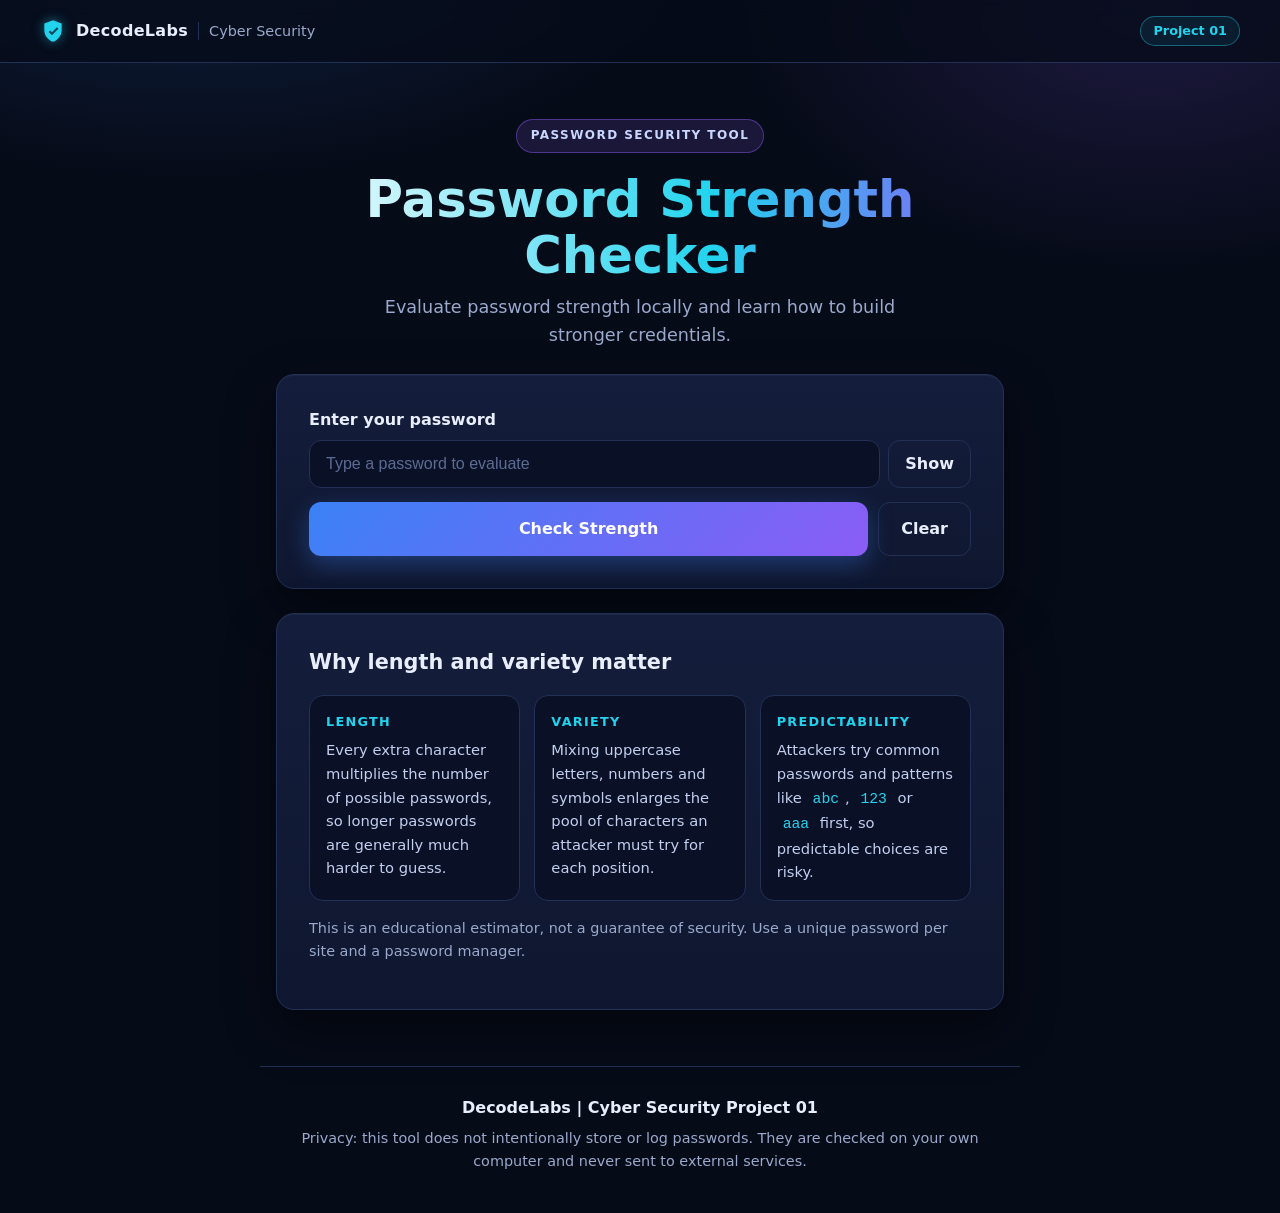
<file: PROJECT1/index.html>
<!DOCTYPE html>
<html lang="en">
<head>
  <meta charset="UTF-8">
  <meta name="viewport" content="width=device-width, initial-scale=1">
  <title>Password Strength Checker | DecodeLabs</title>
  <!-- RELATIVE paths: the stylesheet loads whether served by app.py or opened from disk -->
  <link rel="stylesheet" href="style.css">
</head>
<body>
  <div id="file-warning" class="warning" hidden role="alert">
    You opened this file directly. Styling works, but checking needs the Python server:
    run <code>python app.py</code> and open <code>http://127.0.0.1:8000</code>.
  </div>

  <header class="nav">
    <div class="brand">
      <svg class="logo" viewBox="0 0 24 24" aria-hidden="true"><path d="M12 2 4 5v6c0 5 3.4 9.4 8 11 4.6-1.6 8-6 8-11V5l-8-3Zm-1 14-3-3 1.4-1.4L11 13.2l4.6-4.6L17 10l-6 6Z"/></svg>
      <span class="brand-name">DecodeLabs</span>
      <span class="divider"></span>
      <span class="brand-sub">Cyber Security</span>
    </div>
    <span class="pill">Project 01</span>
  </header>

  <main class="container">
    <section class="hero">
      <span class="badge">PASSWORD SECURITY TOOL</span>
      <h1>Password Strength Checker</h1>
      <p>Evaluate password strength locally and learn how to build stronger credentials.</p>
    </section>

    <section class="card checker" aria-labelledby="checker-title">
      <h2 id="checker-title" class="visually-hidden">Check a password</h2>
      <label for="pw">Enter your password</label>
      <div class="field">
        <input id="pw" type="password" autocomplete="off" spellcheck="false" maxlength="256" placeholder="Type a password to evaluate">
        <button id="toggle" type="button" class="btn ghost small" aria-pressed="false" aria-label="Show password">Show</button>
      </div>
      <div class="actions">
        <button id="check" type="button" class="btn primary">Check Strength</button>
        <button id="clear" type="button" class="btn ghost">Clear</button>
      </div>

      <div id="result" aria-live="polite" hidden>
        <div class="result-head">
          <span>Strength</span>
          <span id="label" class="result-badge"></span>
        </div>
        <div class="meter" role="progressbar" aria-label="Strength score" aria-valuemin="0" aria-valuemax="5" aria-valuenow="0">
          <div id="bar"></div>
        </div>
        <p id="score" class="muted"></p>

        <h3>Requirements</h3>
        <ul id="checklist" class="checklist"></ul>

        <h3>How to improve</h3>
        <ul id="tips" class="tips"></ul>
      </div>
    </section>

    <section class="card info" aria-labelledby="why-title">
      <h2 id="why-title">Why length and variety matter</h2>
      <div class="info-grid">
        <article><h3>Length</h3><p>Every extra character multiplies the number of possible passwords, so longer passwords are generally much harder to guess.</p></article>
        <article><h3>Variety</h3><p>Mixing uppercase letters, numbers and symbols enlarges the pool of characters an attacker must try for each position.</p></article>
        <article><h3>Predictability</h3><p>Attackers try common passwords and patterns like <code>abc</code>, <code>123</code> or <code>aaa</code> first, so predictable choices are risky.</p></article>
      </div>
      <p class="muted">This is an educational estimator, not a guarantee of security. Use a unique password per site and a password manager.</p>
    </section>
  </main>

  <footer class="footer">
    <strong>DecodeLabs | Cyber Security Project 01</strong>
    <span class="muted">Privacy: this tool does not intentionally store or log passwords. They are checked on your own computer and never sent to external services.</span>
  </footer>
  <script src="script.js"></script>
</body>
</html>
</file>
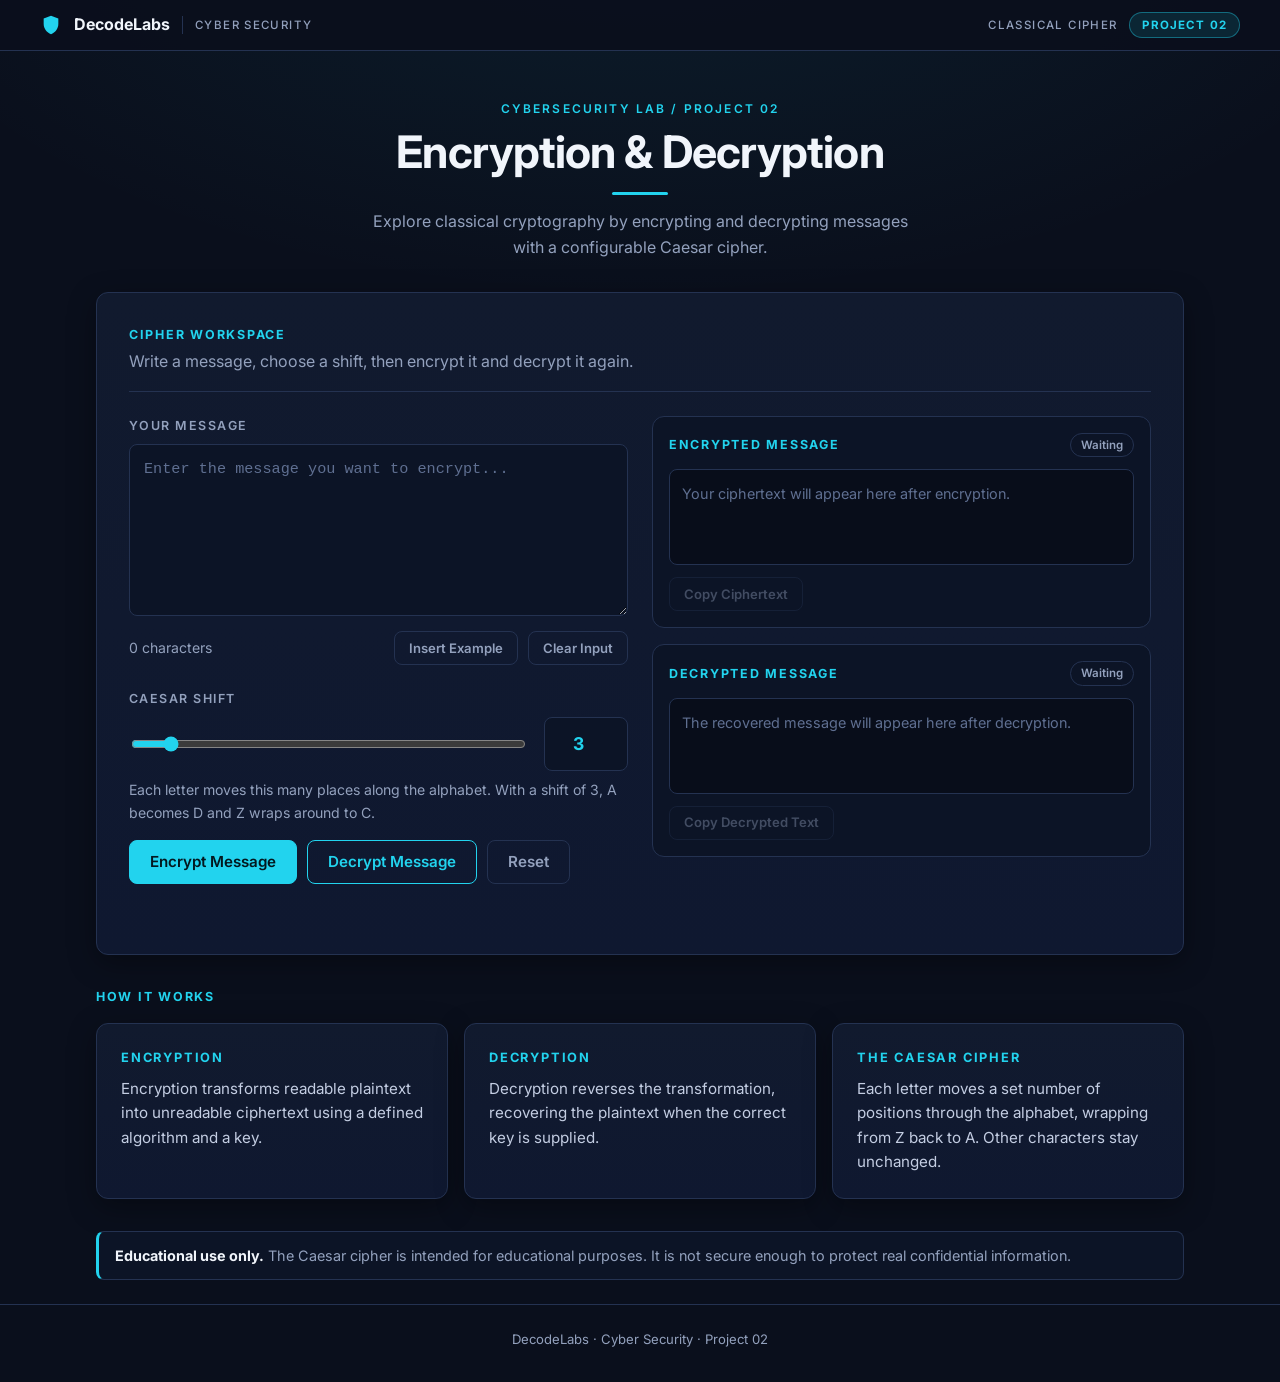
<file: PROJECT2/index.html>
<!DOCTYPE html>
<html lang="en">
<head>
  <meta charset="UTF-8">
  <meta name="viewport" content="width=device-width, initial-scale=1">
  <title>Encryption &amp; Decryption | DecodeLabs Project 02</title>
  <!-- Optional web font. If it cannot load, style.css falls back to system fonts. -->
  <link rel="preconnect" href="https://fonts.googleapis.com">
  <link rel="stylesheet" href="https://fonts.googleapis.com/css2?family=Inter:wght@400;500;600;700&display=swap">
  <!-- Relative path: style.css must sit in the SAME folder as this file -->
  <link rel="stylesheet" href="style.css">
</head>
<body>
  <!-- Safety net: shown only if style.css or script.js failed to load (styled inline so it works without CSS) -->
  <div id="load-warning" hidden style="background:#fde68a;color:#1f2937;padding:14px 20px;font:600 15px Arial,sans-serif;text-align:center">
    style.css or script.js did not load. Extract the whole ZIP first (right-click, Extract All), then open index.html from the extracted folder.
  </div>
  <script>
    window.addEventListener("load", function () {
      var cssLoaded = getComputedStyle(document.documentElement).getPropertyValue("--bg").trim() !== "";
      if (!cssLoaded || typeof caesarCipher === "undefined") document.getElementById("load-warning").hidden = false;
    });
  </script>

  <header class="nav">
    <div class="brand">
      <svg class="brand-icon" viewBox="0 0 24 24" aria-hidden="true"><path d="M12 2 4 5v6c0 5 3.4 9.4 8 11 4.6-1.6 8-6 8-11V5l-8-3Z"/></svg>
      <span class="brand-name">DecodeLabs</span>
      <span class="brand-label">CYBER SECURITY</span>
    </div>
    <div class="nav-right">
      <span class="nav-note">CLASSICAL CIPHER</span>
      <span class="badge">PROJECT 02</span>
    </div>
  </header>

  <main class="container">
    <section class="hero">
      <p class="eyebrow">CYBERSECURITY LAB / PROJECT 02</p>
      <h1>Encryption &amp; Decryption</h1>
      <span class="accent-line" aria-hidden="true"></span>
      <p class="hero-text">Explore classical cryptography by encrypting and decrypting messages with a configurable Caesar cipher.</p>
    </section>

    <section class="card workspace" aria-labelledby="workspace-title">
      <div class="card-header">
        <h2 id="workspace-title" class="section-label">CIPHER WORKSPACE</h2>
        <p>Write a message, choose a shift, then encrypt it and decrypt it again.</p>
      </div>

      <div class="workspace-grid">
        <!-- LEFT: input and controls -->
        <div class="panel">
          <div class="field">
            <label for="plaintext" class="field-label">YOUR MESSAGE</label>
            <textarea id="plaintext" rows="6" placeholder="Enter the message you want to encrypt..."></textarea>
            <div class="field-footer">
              <span id="char-count" class="muted">0 characters</span>
              <span class="button-row">
                <button type="button" id="example-btn" class="btn ghost small">Insert Example</button>
                <button type="button" id="clear-btn" class="btn ghost small">Clear Input</button>
              </span>
            </div>
          </div>

          <div class="field">
            <label for="shift" class="field-label">CAESAR SHIFT</label>
            <div class="shift-row">
              <input id="shift-range" type="range" min="1" max="25" step="1" value="3" aria-label="Shift slider">
              <input id="shift" type="number" min="1" max="25" step="1" value="3" inputmode="numeric" aria-describedby="shift-help">
            </div>
            <p id="shift-help" class="muted">Each letter moves this many places along the alphabet. With a shift of 3, A becomes D and Z wraps around to C.</p>
          </div>

          <div class="button-row actions">
            <button type="button" id="encrypt-btn" class="btn primary">Encrypt Message</button>
            <button type="button" id="decrypt-btn" class="btn secondary">Decrypt Message</button>
            <button type="button" id="reset-btn" class="btn ghost">Reset</button>
          </div>
          <p id="status" class="status" role="status" aria-live="polite"></p>
        </div>

        <!-- RIGHT: results -->
        <div class="panel results">
          <article class="result-card" id="cipher-card">
            <div class="result-head">
              <h3 class="section-label">ENCRYPTED MESSAGE</h3>
              <span class="state-group"><span id="encrypt-shift" class="tag"></span><span id="encrypt-state" class="state">Waiting</span></span>
            </div>
            <div id="ciphertext" class="output placeholder" tabindex="0" aria-label="Encrypted message">Your ciphertext will appear here after encryption.</div>
            <button type="button" id="copy-cipher-btn" class="btn ghost small" disabled>Copy Ciphertext</button>
          </article>

          <article class="result-card" id="plain-card">
            <div class="result-head">
              <h3 class="section-label">DECRYPTED MESSAGE</h3>
              <span class="state-group"><span id="decrypt-shift" class="tag"></span><span id="decrypt-state" class="state">Waiting</span></span>
            </div>
            <div id="decrypted" class="output placeholder" tabindex="0" aria-label="Decrypted message">The recovered message will appear here after decryption.</div>
            <button type="button" id="copy-decrypted-btn" class="btn ghost small" disabled>Copy Decrypted Text</button>
          </article>
        </div>
      </div>
    </section>

    <section aria-labelledby="learn-title">
      <h2 id="learn-title" class="section-label learn-title">HOW IT WORKS</h2>
      <div class="learn-grid">
        <article class="card learn-card"><h3>ENCRYPTION</h3><p>Encryption transforms readable plaintext into unreadable ciphertext using a defined algorithm and a key.</p></article>
        <article class="card learn-card"><h3>DECRYPTION</h3><p>Decryption reverses the transformation, recovering the plaintext when the correct key is supplied.</p></article>
        <article class="card learn-card"><h3>THE CAESAR CIPHER</h3><p>Each letter moves a set number of positions through the alphabet, wrapping from Z back to A. Other characters stay unchanged.</p></article>
      </div>
    </section>

    <p class="notice"><strong>Educational use only.</strong> The Caesar cipher is intended for educational purposes. It is not secure enough to protect real confidential information.</p>
  </main>

  <footer class="footer">DecodeLabs · Cyber Security · Project 02</footer>
  <script src="script.js"></script>
</body>
</html>
</file>
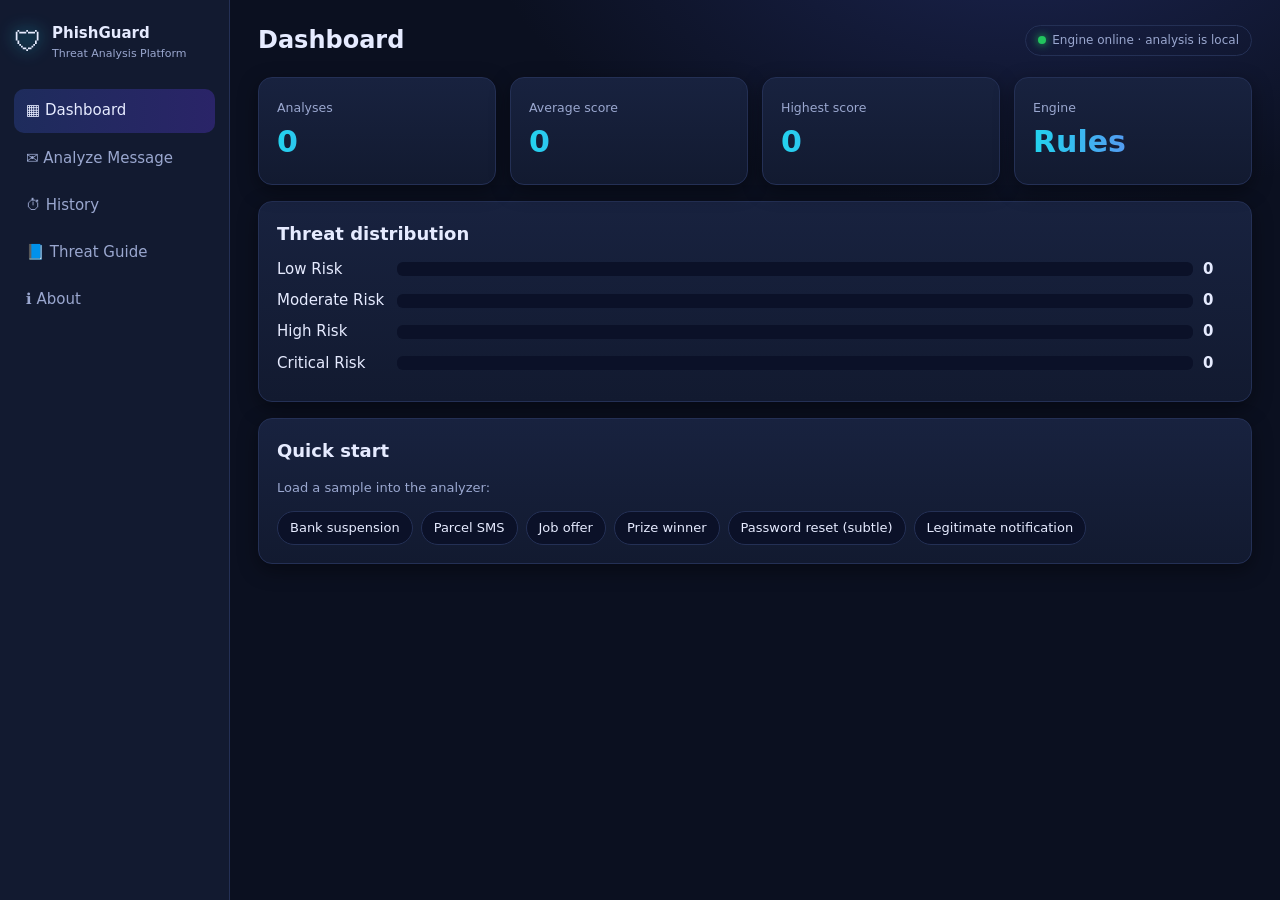
<file: PROJECT3/index.html>
<!doctype html>
<html lang="en"><head><meta charset="utf-8"><meta name="viewport" content="width=device-width,initial-scale=1">
<title>PhishGuard – Phishing Threat Analysis</title><link rel="stylesheet" href="style.css"></head>
<body>
<aside id="side"><div class="brand"><span class="logo">🛡</span><div><b>PhishGuard</b><small>Threat Analysis Platform</small></div></div>
<nav><button data-view="dash" class="on">▦ Dashboard</button><button data-view="analyze">✉ Analyze Message</button><button data-view="history">⏱ History</button><button data-view="guide">📘 Threat Guide</button><button data-view="about">ℹ About</button></nav></aside>
<main>
<header><h1 id="title">Dashboard</h1><span class="status"><i></i>Engine online · analysis is local</span></header>

<section id="v-dash" class="view">
 <div class="grid4"><div class="card stat"><small>Analyses</small><b id="s-total">0</b></div><div class="card stat"><small>Average score</small><b id="s-avg">0</b></div><div class="card stat"><small>Highest score</small><b id="s-max">0</b></div><div class="card stat"><small>Engine</small><b>Rules</b></div></div>
 <div class="card"><h2>Threat distribution</h2><div id="dist"></div></div>
 <div class="card"><h2>Quick start</h2><p class="muted">Load a sample into the analyzer:</p><div class="chips" id="ex-dash"></div></div>
</section>

<section id="v-analyze" class="view" hidden>
 <div class="card"><h2>Message analysis</h2>
  <textarea id="msg" aria-label="Message to analyse" maxlength="10000" placeholder="Paste a suspicious email, SMS or message here. Links are analysed as text only and never opened."></textarea>
  <div class="row"><span class="muted"><span id="count">0</span> / 10000</span><span id="err" class="err" role="alert"></span></div>
  <div class="row acts"><button class="btn" id="analyze">Analyse Message</button><button class="btn ghost" id="clear">Clear Input</button><span id="loader" class="loader" hidden><i></i> Analysing…</span></div>
  <p class="muted">Example messages (fictional):</p><div class="chips" id="ex"></div></div>
 <div id="result"></div>
</section>

<section id="v-history" class="view" hidden><div class="card"><div class="row"><h2>Analysis history</h2><button class="btn ghost" id="clear-hist">Clear history</button></div>
 <p class="muted">Stored only in this browser (localStorage): a short preview, score and findings, never the full message.</p><div id="hist"></div></div></section>

<section id="v-guide" class="view" hidden><div class="grid3">
 <div class="card"><h3>What is phishing?</h3><p>Fraudulent messages that imitate trusted senders to steal credentials, money or data.</p></div>
 <div class="card"><h3>Common techniques</h3><p>Fake urgency, brand impersonation, lookalike domains, shortened links, fake prizes, advance-fee requests.</p></div>
 <div class="card"><h3>Spotting suspicious emails</h3><p>Check the sender address, generic greetings, pressure to act, spelling oddities and unexpected attachments.</p></div>
 <div class="card"><h3>Inspecting URLs safely</h3><p>Read the domain just before the first single slash. Hover to preview links. Type known addresses yourself. Never open unknown links to "see what happens".</p></div>
 <div class="card"><h3>Never share OTPs or passwords</h3><p>Banks and services never ask for them by message or call. An OTP approves an action on your account.</p></div>
 <div class="card"><h3>After clicking a bad link</h3><p>Disconnect if a file downloaded, change passwords from a clean device, enable 2FA, tell your bank and IT team, watch your accounts.</p></div>
 <div class="card"><h3>Reporting phishing</h3><p>Use your email provider's "report phishing", forward to your organisation's security team, and report to your national cyber-crime portal.</p></div>
</div></section>

<section id="v-about" class="view" hidden><div class="card"><h2>About PhishGuard</h2>
 <p>Built as a cybersecurity internship project (DecodeLabs). The backend is a transparent <b>rule-based engine</b> in Python's standard library: phrase rules, local URL heuristics, social-engineering mapping and an explainable score. It uses no machine learning, no external APIs, and never visits submitted URLs.</p>
 <p class="muted">Scores are heuristic assessments, not guarantees. Limitations: English-centric rules, no sender/header analysis, small brand list.</p></div></section>
</main>
<script src="script.js"></script></body></html>
</file>
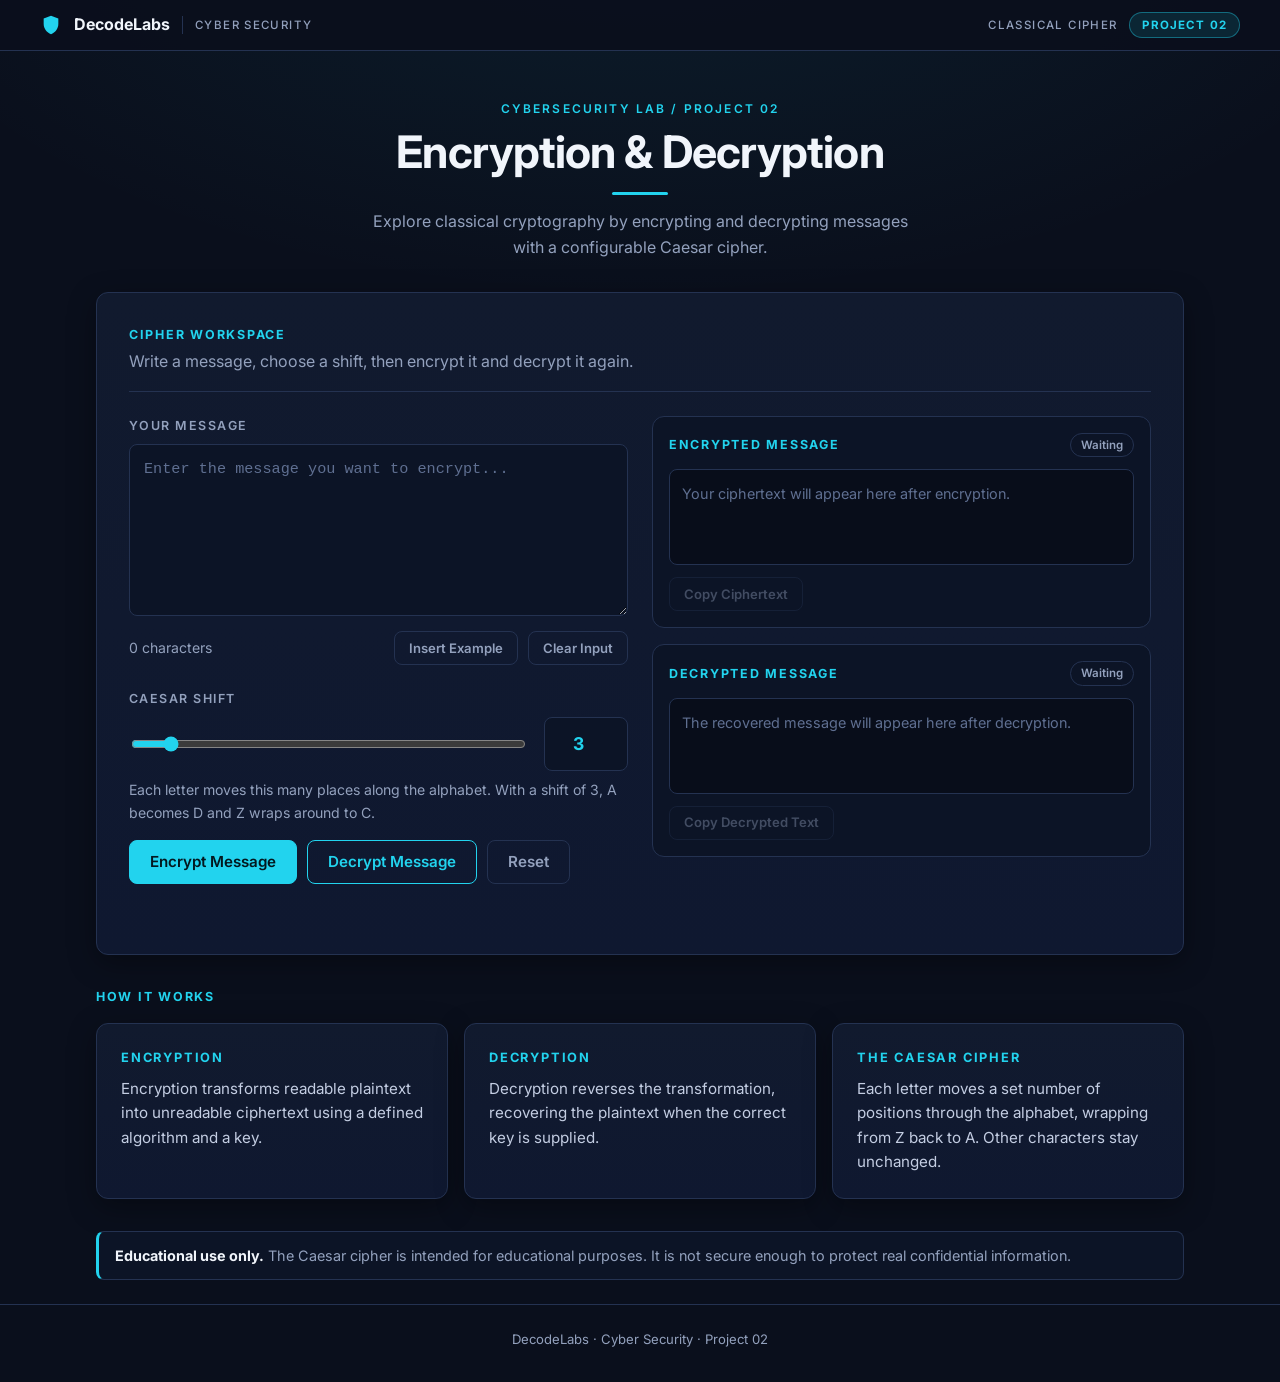
<file: PROJECT2/index-standalone.html>
<!DOCTYPE html>
<html lang="en">
<head>
  <meta charset="UTF-8">
  <meta name="viewport" content="width=device-width, initial-scale=1">
  <title>Encryption &amp; Decryption | DecodeLabs Project 02</title>
  <!-- Optional web font. If it cannot load, style.css falls back to system fonts. -->
  <link rel="preconnect" href="https://fonts.googleapis.com">
  <link rel="stylesheet" href="https://fonts.googleapis.com/css2?family=Inter:wght@400;500;600;700&display=swap">
  <!-- Relative path: style.css must sit in the SAME folder as this file -->
  <style>
/* Design tokens: change colours and spacing here */
:root {
  --bg:#0a0f1c; --surface:#111a2e; --surface-2:#0c1426; --border:#243251; --border-strong:#33456d;
  --text:#f1f5fb; --muted:#93a1bd; --accent:#22d3ee; --accent-soft:rgba(34,211,238,.12);
  --ok:#4ade80; --error:#f87171;
  --radius:12px; --radius-sm:8px; --space-1:8px; --space-2:16px; --space-3:24px; --space-4:32px;
  --font:Inter,"Segoe UI",system-ui,-apple-system,Roboto,Arial,sans-serif;
  --mono:"JetBrains Mono",Consolas,"Courier New",monospace;
}
*,*::before,*::after { box-sizing:border-box; }
[hidden] { display:none !important; }
body { margin:0; color:var(--text); font-family:var(--font); line-height:1.6;
       background:radial-gradient(800px 400px at 50% -100px, rgba(34,211,238,.08), transparent), var(--bg); }

/* Navigation */
.nav { display:flex; justify-content:space-between; align-items:center; gap:var(--space-2); padding:12px clamp(16px,4vw,40px);
       border-bottom:1px solid var(--border); background:rgba(10,15,28,.9); position:sticky; top:0; z-index:10; }
.brand, .nav-right { display:flex; align-items:center; gap:12px; }
.brand-icon { width:22px; height:22px; fill:var(--accent); flex:none; }
.brand-name { font-weight:700; }
.brand-label, .nav-note { font-size:.72rem; letter-spacing:.12em; color:var(--muted); font-weight:500; }
.brand-label { padding-left:12px; border-left:1px solid var(--border); }
.badge { font-size:.72rem; font-weight:700; letter-spacing:.1em; color:var(--accent); background:var(--accent-soft);
         border:1px solid rgba(34,211,238,.4); border-radius:999px; padding:3px 12px; }

.container { max-width:1120px; margin:0 auto; padding:var(--space-4) var(--space-2) var(--space-3);
             display:grid; grid-template-columns:minmax(0,1fr); gap:var(--space-4); }

/* Hero */
.hero { text-align:center; padding-top:var(--space-2); }
.eyebrow { margin:0 0 var(--space-1); font-size:.75rem; letter-spacing:.18em; color:var(--accent); font-weight:600; }
h1 { margin:0; font-size:clamp(1.9rem,4.5vw,2.8rem); line-height:1.15; letter-spacing:-.02em; }
.accent-line { display:block; width:56px; height:3px; margin:14px auto; background:var(--accent); border-radius:3px; }
.hero-text { margin:0 auto; max-width:560px; color:var(--muted); }

/* Cards */
.card { background:linear-gradient(180deg,var(--surface),#0f1830); border:1px solid var(--border); border-radius:var(--radius);
        box-shadow:0 8px 28px rgba(0,0,0,.35); }
.workspace { padding:clamp(18px,3vw,32px); }
.card-header { margin-bottom:var(--space-3); padding-bottom:var(--space-2); border-bottom:1px solid var(--border); }
.card-header p { margin:4px 0 0; color:var(--muted); }
.section-label { margin:0; font-size:.78rem; letter-spacing:.14em; font-weight:700; color:var(--accent); }
.workspace-grid { display:grid; grid-template-columns:minmax(0,1fr) minmax(0,1fr); gap:var(--space-3); align-items:start; }
.panel { display:grid; grid-template-columns:minmax(0,1fr); gap:var(--space-3); }
.results { gap:var(--space-2); }

/* Form controls */
.field-label { display:block; margin-bottom:var(--space-1); font-size:.78rem; letter-spacing:.12em; font-weight:600; color:var(--muted); }
textarea, input[type=number] { width:100%; padding:12px 14px; font:inherit; color:var(--text); background:var(--surface-2);
        border:1px solid var(--border); border-radius:var(--radius-sm); transition:border-color .2s, box-shadow .2s; }
textarea { min-height:150px; resize:vertical; font-family:var(--mono); font-size:.95rem; }
textarea::placeholder { color:#5f6f91; }
textarea:focus, input:focus { outline:none; border-color:var(--accent); box-shadow:0 0 0 3px rgba(34,211,238,.2); }
.invalid { border-color:var(--error) !important; }
.field-footer { display:flex; justify-content:space-between; align-items:center; gap:var(--space-1); flex-wrap:wrap; margin-top:var(--space-1); }
.muted { color:var(--muted); font-size:.88rem; margin:0; }
.shift-row { display:flex; align-items:center; gap:var(--space-2); margin-bottom:var(--space-1); }
input[type=range] { flex:1; min-width:0; accent-color:var(--accent); height:28px; cursor:pointer; }
input[type=number] { width:84px; text-align:center; font-weight:700; font-size:1.1rem; color:var(--accent); }

/* Buttons: same height and shape everywhere */
.button-row { display:flex; gap:10px; flex-wrap:wrap; }
.btn { font:inherit; font-weight:600; font-size:.95rem; height:44px; padding:0 20px; border-radius:var(--radius-sm); cursor:pointer;
       border:1px solid var(--border-strong); background:transparent; color:var(--text);
       transition:background .2s, border-color .2s, transform .1s; }
.btn.small { height:34px; padding:0 14px; font-size:.82rem; }
.btn:hover:not(:disabled) { border-color:var(--accent); background:var(--accent-soft); }
.btn:active:not(:disabled) { transform:translateY(1px); }
.btn:focus-visible { outline:2px solid var(--accent); outline-offset:2px; }
.btn:disabled { opacity:.4; cursor:not-allowed; }
.btn.primary { background:var(--accent); border-color:var(--accent); color:#03181f; }
.btn.primary:hover:not(:disabled) { background:#67e8f9; }
.btn.secondary { border-color:var(--accent); color:var(--accent); }
.btn.ghost { color:var(--muted); border-color:var(--border); }
.btn.ghost:hover:not(:disabled) { color:var(--text); }
.actions { margin-top:-8px; }
.status { min-height:1.5em; margin:-8px 0 0; font-weight:600; font-size:.92rem; }
.status.success { color:var(--ok); } .status.error { color:var(--error); }

/* Results */
.result-card { background:var(--surface-2); border:1px solid var(--border); border-radius:var(--radius); padding:var(--space-2);
               min-width:0; transition:border-color .3s; }
.result-card.done { border-color:rgba(74,222,128,.55); }
.result-head { display:flex; justify-content:space-between; align-items:center; gap:var(--space-1); flex-wrap:wrap; margin-bottom:12px; }
.state-group { display:flex; gap:6px; align-items:center; }
.tag, .state { font-size:.72rem; font-weight:600; border-radius:999px; padding:2px 10px; }
.tag { color:var(--accent); background:var(--accent-soft); } .tag:empty { display:none; }
.state { color:var(--muted); border:1px solid var(--border); }
.state.ok { color:var(--ok); border-color:rgba(74,222,128,.5); background:rgba(74,222,128,.1); }
.output { min-height:96px; max-height:240px; overflow:auto; margin-bottom:12px; padding:12px; background:#080d1a; border:1px solid var(--border);
          border-radius:var(--radius-sm); white-space:pre-wrap; overflow-wrap:anywhere; font-family:var(--mono); font-size:.95rem; }
.output:focus-visible { outline:2px solid var(--accent); }
.output.placeholder { color:#5f6f91; font-family:var(--font); font-size:.9rem; }

/* Education */
.learn-title { margin-bottom:var(--space-2); }
.learn-grid { display:grid; grid-template-columns:repeat(3,minmax(0,1fr)); gap:var(--space-2); }
.learn-card { padding:var(--space-3); transition:border-color .2s, transform .2s; }
.learn-card:hover { border-color:var(--border-strong); transform:translateY(-2px); }
.learn-card h3 { margin:0 0 var(--space-1); font-size:.8rem; letter-spacing:.14em; color:var(--accent); }
.learn-card p { margin:0; color:#c3cde2; font-size:.95rem; }
.notice { margin:0; padding:12px 16px; font-size:.9rem; color:var(--muted); background:var(--surface-2);
          border:1px solid var(--border); border-left:3px solid var(--accent); border-radius:var(--radius-sm); }
.notice strong { color:var(--text); }
.footer { text-align:center; color:var(--muted); font-size:.82rem; padding:var(--space-3) var(--space-2) var(--space-4); border-top:1px solid var(--border); }

/* Responsive */
@media (max-width:960px) { .workspace-grid { grid-template-columns:minmax(0,1fr); } }
@media (max-width:760px) { .learn-grid { grid-template-columns:minmax(0,1fr); } .nav-note, .brand-label { display:none; } }
@media (max-width:480px) {
  .button-row .btn:not(.small) { flex:1 1 100%; }
  .field-footer .button-row { width:100%; } .field-footer .btn { flex:1; }
}
@media (prefers-reduced-motion:reduce) { * { transition:none !important; } }

</style>
</head>
<body>
  <!-- Safety net: shown only if style.css or script.js failed to load (styled inline so it works without CSS) -->
  <div id="load-warning" hidden style="background:#fde68a;color:#1f2937;padding:14px 20px;font:600 15px Arial,sans-serif;text-align:center">
    style.css or script.js did not load. Extract the whole ZIP first (right-click, Extract All), then open index.html from the extracted folder.
  </div>
  <script>
    window.addEventListener("load", function () {
      var cssLoaded = getComputedStyle(document.documentElement).getPropertyValue("--bg").trim() !== "";
      if (!cssLoaded || typeof caesarCipher === "undefined") document.getElementById("load-warning").hidden = false;
    });
  </script>

  <header class="nav">
    <div class="brand">
      <svg class="brand-icon" viewBox="0 0 24 24" aria-hidden="true"><path d="M12 2 4 5v6c0 5 3.4 9.4 8 11 4.6-1.6 8-6 8-11V5l-8-3Z"/></svg>
      <span class="brand-name">DecodeLabs</span>
      <span class="brand-label">CYBER SECURITY</span>
    </div>
    <div class="nav-right">
      <span class="nav-note">CLASSICAL CIPHER</span>
      <span class="badge">PROJECT 02</span>
    </div>
  </header>

  <main class="container">
    <section class="hero">
      <p class="eyebrow">CYBERSECURITY LAB / PROJECT 02</p>
      <h1>Encryption &amp; Decryption</h1>
      <span class="accent-line" aria-hidden="true"></span>
      <p class="hero-text">Explore classical cryptography by encrypting and decrypting messages with a configurable Caesar cipher.</p>
    </section>

    <section class="card workspace" aria-labelledby="workspace-title">
      <div class="card-header">
        <h2 id="workspace-title" class="section-label">CIPHER WORKSPACE</h2>
        <p>Write a message, choose a shift, then encrypt it and decrypt it again.</p>
      </div>

      <div class="workspace-grid">
        <!-- LEFT: input and controls -->
        <div class="panel">
          <div class="field">
            <label for="plaintext" class="field-label">YOUR MESSAGE</label>
            <textarea id="plaintext" rows="6" placeholder="Enter the message you want to encrypt..."></textarea>
            <div class="field-footer">
              <span id="char-count" class="muted">0 characters</span>
              <span class="button-row">
                <button type="button" id="example-btn" class="btn ghost small">Insert Example</button>
                <button type="button" id="clear-btn" class="btn ghost small">Clear Input</button>
              </span>
            </div>
          </div>

          <div class="field">
            <label for="shift" class="field-label">CAESAR SHIFT</label>
            <div class="shift-row">
              <input id="shift-range" type="range" min="1" max="25" step="1" value="3" aria-label="Shift slider">
              <input id="shift" type="number" min="1" max="25" step="1" value="3" inputmode="numeric" aria-describedby="shift-help">
            </div>
            <p id="shift-help" class="muted">Each letter moves this many places along the alphabet. With a shift of 3, A becomes D and Z wraps around to C.</p>
          </div>

          <div class="button-row actions">
            <button type="button" id="encrypt-btn" class="btn primary">Encrypt Message</button>
            <button type="button" id="decrypt-btn" class="btn secondary">Decrypt Message</button>
            <button type="button" id="reset-btn" class="btn ghost">Reset</button>
          </div>
          <p id="status" class="status" role="status" aria-live="polite"></p>
        </div>

        <!-- RIGHT: results -->
        <div class="panel results">
          <article class="result-card" id="cipher-card">
            <div class="result-head">
              <h3 class="section-label">ENCRYPTED MESSAGE</h3>
              <span class="state-group"><span id="encrypt-shift" class="tag"></span><span id="encrypt-state" class="state">Waiting</span></span>
            </div>
            <div id="ciphertext" class="output placeholder" tabindex="0" aria-label="Encrypted message">Your ciphertext will appear here after encryption.</div>
            <button type="button" id="copy-cipher-btn" class="btn ghost small" disabled>Copy Ciphertext</button>
          </article>

          <article class="result-card" id="plain-card">
            <div class="result-head">
              <h3 class="section-label">DECRYPTED MESSAGE</h3>
              <span class="state-group"><span id="decrypt-shift" class="tag"></span><span id="decrypt-state" class="state">Waiting</span></span>
            </div>
            <div id="decrypted" class="output placeholder" tabindex="0" aria-label="Decrypted message">The recovered message will appear here after decryption.</div>
            <button type="button" id="copy-decrypted-btn" class="btn ghost small" disabled>Copy Decrypted Text</button>
          </article>
        </div>
      </div>
    </section>

    <section aria-labelledby="learn-title">
      <h2 id="learn-title" class="section-label learn-title">HOW IT WORKS</h2>
      <div class="learn-grid">
        <article class="card learn-card"><h3>ENCRYPTION</h3><p>Encryption transforms readable plaintext into unreadable ciphertext using a defined algorithm and a key.</p></article>
        <article class="card learn-card"><h3>DECRYPTION</h3><p>Decryption reverses the transformation, recovering the plaintext when the correct key is supplied.</p></article>
        <article class="card learn-card"><h3>THE CAESAR CIPHER</h3><p>Each letter moves a set number of positions through the alphabet, wrapping from Z back to A. Other characters stay unchanged.</p></article>
      </div>
    </section>

    <p class="notice"><strong>Educational use only.</strong> The Caesar cipher is intended for educational purposes. It is not secure enough to protect real confidential information.</p>
  </main>

  <footer class="footer">DecodeLabs · Cyber Security · Project 02</footer>
  <script>
// Caesar cipher demo. All logic runs in the browser; nothing is stored or sent anywhere.
const ALPHABET_SIZE = 26;
const MIN_SHIFT = 1;
const MAX_SHIFT = 25;
const EXAMPLE_TEXT = "Meet me at the library at 5 PM, and bring the notes!";

/* ---------- Core cipher logic ---------- */

// Shift every letter by `shift` places. Negative shifts move backwards (used for decryption).
function caesarCipher(text, shift) {
  // Normalise so any integer (even negative or > 26) becomes a value from 0 to 25.
  const normalizedShift = ((shift % ALPHABET_SIZE) + ALPHABET_SIZE) % ALPHABET_SIZE;
  let result = "";
  for (const character of text) {
    const code = character.charCodeAt(0);
    if (code >= 65 && code <= 90) {            // uppercase A-Z
      result += String.fromCharCode(((code - 65 + normalizedShift) % ALPHABET_SIZE) + 65);
    } else if (code >= 97 && code <= 122) {    // lowercase a-z
      result += String.fromCharCode(((code - 97 + normalizedShift) % ALPHABET_SIZE) + 97);
    } else {
      result += character;                     // digits, spaces, punctuation, line breaks: unchanged
    }
  }
  return result;
}

function encryptText(plaintext, shift) { return caesarCipher(plaintext, shift); }
// Decrypting is just encrypting with the opposite shift.
function decryptText(ciphertext, shift) { return caesarCipher(ciphertext, -shift); }

// Returns an error message, or "" if the shift is a whole number from 1 to 25.
function validateShift(shift) {
  if (!Number.isInteger(shift) || shift < MIN_SHIFT || shift > MAX_SHIFT) {
    return `Shift must be a whole number from ${MIN_SHIFT} to ${MAX_SHIFT}.`;
  }
  return "";
}

/* ---------- Interface ---------- */

if (typeof document !== "undefined") {
  const $ = id => document.getElementById(id);
  const plaintextBox = $("plaintext"), shiftInput = $("shift"), statusLine = $("status");
  const cipherBox = $("ciphertext"), decryptedBox = $("decrypted");
  const copyCipherBtn = $("copy-cipher-btn"), copyDecryptedBtn = $("copy-decrypted-btn");
  let currentCiphertext = "";   // last generated ciphertext
  let ciphertextShift = null;   // shift that was used to create it

  function setStatus(message, type) {
    statusLine.textContent = message;
    statusLine.className = "status " + (type || "");
  }

  // Result cards show a state badge ("Waiting" / success label) and a green border when done.
  function setCardState(box, tagId, done, label) {
    const stateBadge = $(tagId.replace("-shift", "-state"));
    stateBadge.textContent = label;
    stateBadge.classList.toggle("ok", done);
    box.closest(".result-card").classList.toggle("done", done);
  }

  function showOutput(box, text, tagId, shift, copyBtn) {
    box.textContent = text;
    box.classList.remove("placeholder");
    $(tagId).textContent = "Shift: " + shift;
    setCardState(box, tagId, true, tagId === "encrypt-shift" ? "Encrypted" : "Decrypted");
    copyBtn.disabled = false;
  }

  function clearOutput(box, placeholder, tagId, copyBtn) {
    box.textContent = placeholder;
    box.classList.add("placeholder");
    $(tagId).textContent = "";
    setCardState(box, tagId, false, "Waiting");
    copyBtn.disabled = true;
  }

  // Reads and validates the shift field; returns the number, or null after showing an error.
  function readShift() {
    const shift = Number(shiftInput.value);
    const error = shiftInput.value.trim() === "" ? "Please enter a shift value." : validateShift(shift);
    shiftInput.classList.toggle("invalid", error !== "");
    if (error) { setStatus(error, "error"); return null; }
    return shift;
  }

  function clearDecrypted() {
    clearOutput(decryptedBox, "The recovered message will appear here after decryption.", "decrypt-shift", copyDecryptedBtn);
  }

  function handleEncrypt() {
    if (plaintextBox.value === "") { setStatus("Please enter a message to encrypt.", "error"); plaintextBox.focus(); return; }
    const shift = readShift();
    if (shift === null) return;
    currentCiphertext = encryptText(plaintextBox.value, shift);
    ciphertextShift = shift;
    showOutput(cipherBox, currentCiphertext, "encrypt-shift", shift, copyCipherBtn);
    clearDecrypted();
    setStatus("Text encrypted successfully.", "success");
  }

  function handleDecrypt() {
    if (currentCiphertext === "") { setStatus("Encrypt some text first, then decrypt it.", "error"); return; }
    const shift = readShift();
    if (shift === null) return;
    showOutput(decryptedBox, decryptText(currentCiphertext, shift), "decrypt-shift", shift, copyDecryptedBtn);
    setStatus(shift === ciphertextShift ? "Text decrypted successfully."
      : "Decrypted with shift " + shift + ", which differs from the encryption shift (" + ciphertextShift + "), so the result is garbled.",
      shift === ciphertextShift ? "success" : "error");
  }

  // Copy using the Clipboard API, with an older fallback and a message if both fail.
  async function copyText(text) {
    try {
      if (navigator.clipboard && window.isSecureContext) {
        await navigator.clipboard.writeText(text);
      } else {
        const temp = document.createElement("textarea");
        temp.value = text; temp.setAttribute("readonly", "");
        temp.style.position = "absolute"; temp.style.left = "-9999px";
        document.body.appendChild(temp); temp.select();
        const worked = document.execCommand("copy");
        document.body.removeChild(temp);
        if (!worked) throw new Error("copy failed");
      }
      setStatus("Copied to clipboard.", "success");
    } catch (err) {
      setStatus("Copy is not available here. Select the text and press Ctrl+C instead.", "error");
    }
  }

  function resetAll() {
    plaintextBox.value = ""; shiftInput.value = 3; $("shift-range").value = 3; shiftInput.classList.remove("invalid");
    currentCiphertext = ""; ciphertextShift = null;
    clearOutput(cipherBox, "Your ciphertext will appear here after encryption.", "encrypt-shift", copyCipherBtn);
    clearDecrypted();
    updateCounter(); setStatus("");
  }

  function updateCounter() {
    const length = plaintextBox.value.length;
    $("char-count").textContent = length + (length === 1 ? " character" : " characters");
  }

  plaintextBox.addEventListener("input", updateCounter);
  $("encrypt-btn").addEventListener("click", handleEncrypt);
  $("decrypt-btn").addEventListener("click", handleDecrypt);
  $("reset-btn").addEventListener("click", resetAll);
  $("clear-btn").addEventListener("click", () => { plaintextBox.value = ""; updateCounter(); setStatus(""); plaintextBox.focus(); });
  $("example-btn").addEventListener("click", () => { plaintextBox.value = EXAMPLE_TEXT; updateCounter(); setStatus("Example inserted. Now click Encrypt Text.", "success"); });
  copyCipherBtn.addEventListener("click", () => copyText(currentCiphertext));
  copyDecryptedBtn.addEventListener("click", () => copyText(decryptedBox.textContent));

  // "Try another shift": changing the key re-encrypts the existing text automatically.
  // Slider and number box stay in sync.
  $("shift-range").addEventListener("input", () => { shiftInput.value = $("shift-range").value; shiftInput.dispatchEvent(new Event("input")); });
  shiftInput.addEventListener("input", () => {
    shiftInput.classList.remove("invalid");
    if (validateShift(Number(shiftInput.value)) === "" && shiftInput.value !== "") $("shift-range").value = shiftInput.value;
    if (currentCiphertext !== "" && plaintextBox.value !== "" && validateShift(Number(shiftInput.value)) === "") handleEncrypt();
  });
}

if (typeof module !== "undefined") module.exports = { caesarCipher, encryptText, decryptText, validateShift };

</script>
</body>
</html>
</file>
<file: PROJECT1/style.css>
:root {
  --bg:#060b18; --surface:#0f1730; --surface-2:#141d3b; --line:#233056;
  --text:#e8eefc; --muted:#9aa9cc;
  --blue:#3b82f6; --cyan:#22d3ee; --violet:#8b5cf6;
  --weak:#ff5d73; --medium:#fbbf24; --strong:#34d399;
}
*,*::before,*::after { box-sizing:border-box; }
[hidden] { display:none !important; }
html { scroll-behavior:smooth; }
body {
  margin:0; min-height:100vh; color:var(--text); line-height:1.6;
  font-family:Inter,"Segoe UI",system-ui,-apple-system,Roboto,Arial,sans-serif;
  background:
    radial-gradient(900px 500px at 15% -10%, rgba(59,130,246,.22), transparent 60%),
    radial-gradient(700px 450px at 90% 0%, rgba(139,92,246,.18), transparent 60%),
    var(--bg);
}
code { font-family:Consolas,"Courier New",monospace; background:#0a1127; padding:1px 6px; border-radius:6px; color:var(--cyan); }
.visually-hidden { position:absolute; width:1px; height:1px; overflow:hidden; clip:rect(0 0 0 0); }
.muted { color:var(--muted); font-size:.9rem; }

.warning { background:#3a2a05; color:#ffd980; padding:12px 20px; text-align:center; border-bottom:1px solid #7a5a10; }

/* Navigation */
.nav { display:flex; justify-content:space-between; align-items:center; gap:12px; padding:16px clamp(16px,4vw,40px);
       border-bottom:1px solid var(--line); background:rgba(6,11,24,.75); backdrop-filter:blur(8px); position:sticky; top:0; z-index:5; }
.brand { display:flex; align-items:center; gap:10px; flex-wrap:wrap; }
.logo { width:26px; height:26px; fill:var(--cyan); filter:drop-shadow(0 0 6px rgba(34,211,238,.5)); }
.brand-name { font-weight:700; letter-spacing:.02em; }
.divider { width:1px; height:18px; background:var(--line); }
.brand-sub { color:var(--muted); font-size:.9rem; }
.pill { padding:4px 12px; border-radius:999px; font-size:.8rem; font-weight:600; color:var(--cyan);
        border:1px solid rgba(34,211,238,.4); background:rgba(34,211,238,.08); }

.container { max-width:760px; margin:0 auto; padding:clamp(24px,5vw,56px) 16px; display:grid; grid-template-columns:minmax(0,1fr); gap:24px; }

/* Hero */
.hero { text-align:center; }
.badge { display:inline-block; padding:6px 14px; border-radius:999px; font-size:.75rem; font-weight:700; letter-spacing:.12em;
         color:#c9d7ff; background:rgba(139,92,246,.15); border:1px solid rgba(139,92,246,.45); }
.hero h1 { margin:18px 0 10px; font-size:clamp(2rem,6vw,3.2rem); line-height:1.1;
           background:linear-gradient(90deg,#fff,var(--cyan) 60%,var(--violet)); -webkit-background-clip:text; background-clip:text; color:transparent; }
.hero p { margin:0 auto; max-width:520px; color:var(--muted); font-size:1.1rem; }

/* Cards */
.card { background:linear-gradient(180deg,var(--surface-2),var(--surface)); border:1px solid var(--line); border-radius:18px;
        padding:clamp(20px,4vw,32px); box-shadow:0 20px 50px rgba(0,0,0,.45), inset 0 1px 0 rgba(255,255,255,.04); }
.checker label { display:block; font-weight:600; margin-bottom:8px; }

.field { display:flex; gap:8px; }
input { flex:1; min-width:0; padding:14px 16px; font-size:1rem; color:var(--text); background:#0a1127;
        border:1px solid var(--line); border-radius:12px; transition:border-color .2s, box-shadow .2s; }
input::placeholder { color:#5d6c93; }
input:focus { outline:none; border-color:var(--cyan); box-shadow:0 0 0 3px rgba(34,211,238,.2); }

.actions { display:flex; gap:10px; margin-top:14px; }
.btn { font:inherit; font-weight:600; padding:13px 22px; border-radius:12px; cursor:pointer; border:1px solid var(--line);
       color:var(--text); background:transparent; transition:transform .15s, box-shadow .2s, background .2s, border-color .2s; }
.btn:hover { transform:translateY(-1px); }
.btn:active { transform:translateY(0) scale(.98); }
.btn:focus-visible { outline:2px solid var(--cyan); outline-offset:2px; }
.btn.primary { flex:1; border:none; color:#fff; background:linear-gradient(135deg,var(--blue),var(--violet)); box-shadow:0 8px 24px rgba(59,130,246,.35); }
.btn.primary:hover { box-shadow:0 10px 30px rgba(99,102,241,.5); }
.btn.ghost:hover { background:rgba(255,255,255,.05); border-color:#3a4a7a; }
.btn.small { padding:0 16px; min-width:76px; }

/* Result */
#result { margin-top:26px; padding-top:22px; border-top:1px solid var(--line); animation:fade .35s ease; }
@keyframes fade { from { opacity:0; transform:translateY(6px); } to { opacity:1; transform:none; } }
.result-head { display:flex; justify-content:space-between; align-items:center; font-weight:600; margin-bottom:10px; }
.result-badge { padding:4px 16px; border-radius:999px; font-weight:700; border:1px solid currentColor; }
.result-badge.Weak { color:var(--weak); background:rgba(255,93,115,.12); }
.result-badge.Medium { color:var(--medium); background:rgba(251,191,36,.12); }
.result-badge.Strong { color:var(--strong); background:rgba(52,211,153,.12); }
.result-badge.Empty { color:var(--muted); background:rgba(154,169,204,.1); }
.meter { height:12px; background:#0a1127; border:1px solid var(--line); border-radius:999px; overflow:hidden; }
#bar { height:100%; width:0; border-radius:999px; transition:width .45s ease, background .3s; }
h3 { font-size:.8rem; text-transform:uppercase; letter-spacing:.1em; color:var(--muted); margin:22px 0 10px; }
ul { list-style:none; margin:0; padding:0; }
.checklist { display:grid; grid-template-columns:1fr 1fr; gap:8px; }
.checklist li { padding:10px 12px; border-radius:10px; background:#0a1127; border:1px solid var(--line); font-size:.95rem; transition:border-color .3s; }
.checklist li::before { content:"✗"; color:var(--weak); font-weight:700; margin-right:8px; }
.checklist li.ok { border-color:rgba(52,211,153,.5); }
.checklist li.ok::before { content:"✓"; color:var(--strong); }
.tips li { padding:6px 0 6px 22px; position:relative; color:#cfd9f5; }
.tips li::before { content:"›"; position:absolute; left:6px; color:var(--cyan); font-weight:700; }

/* Education */
.info h2 { margin:0 0 16px; font-size:1.3rem; }
.info-grid { display:grid; grid-template-columns:repeat(3,1fr); gap:14px; margin-bottom:16px; }
.info-grid article { background:#0a1127; border:1px solid var(--line); border-radius:14px; padding:16px; transition:transform .2s, border-color .2s; }
.info-grid article:hover { transform:translateY(-3px); border-color:rgba(34,211,238,.5); }
.info-grid h3 { margin:0 0 6px; color:var(--cyan); }
.info-grid p { margin:0; font-size:.92rem; color:#c3cfee; }

/* Footer */
.footer { text-align:center; padding:28px 16px 40px; border-top:1px solid var(--line); display:grid; gap:6px; max-width:760px; margin:0 auto; }

@media (max-width:720px) { .info-grid { grid-template-columns:1fr; } }
@media (max-width:480px) {
  .checklist { grid-template-columns:1fr; }
  .brand-sub, .divider { display:none; }
  .actions { flex-direction:column; }
}
@media (prefers-reduced-motion:reduce) { * { transition:none !important; animation:none !important; } }
</file>
<file: PROJECT2/style.css>
/* Design tokens: change colours and spacing here */
:root {
  --bg:#0a0f1c; --surface:#111a2e; --surface-2:#0c1426; --border:#243251; --border-strong:#33456d;
  --text:#f1f5fb; --muted:#93a1bd; --accent:#22d3ee; --accent-soft:rgba(34,211,238,.12);
  --ok:#4ade80; --error:#f87171;
  --radius:12px; --radius-sm:8px; --space-1:8px; --space-2:16px; --space-3:24px; --space-4:32px;
  --font:Inter,"Segoe UI",system-ui,-apple-system,Roboto,Arial,sans-serif;
  --mono:"JetBrains Mono",Consolas,"Courier New",monospace;
}
*,*::before,*::after { box-sizing:border-box; }
[hidden] { display:none !important; }
body { margin:0; color:var(--text); font-family:var(--font); line-height:1.6;
       background:radial-gradient(800px 400px at 50% -100px, rgba(34,211,238,.08), transparent), var(--bg); }

/* Navigation */
.nav { display:flex; justify-content:space-between; align-items:center; gap:var(--space-2); padding:12px clamp(16px,4vw,40px);
       border-bottom:1px solid var(--border); background:rgba(10,15,28,.9); position:sticky; top:0; z-index:10; }
.brand, .nav-right { display:flex; align-items:center; gap:12px; }
.brand-icon { width:22px; height:22px; fill:var(--accent); flex:none; }
.brand-name { font-weight:700; }
.brand-label, .nav-note { font-size:.72rem; letter-spacing:.12em; color:var(--muted); font-weight:500; }
.brand-label { padding-left:12px; border-left:1px solid var(--border); }
.badge { font-size:.72rem; font-weight:700; letter-spacing:.1em; color:var(--accent); background:var(--accent-soft);
         border:1px solid rgba(34,211,238,.4); border-radius:999px; padding:3px 12px; }

.container { max-width:1120px; margin:0 auto; padding:var(--space-4) var(--space-2) var(--space-3);
             display:grid; grid-template-columns:minmax(0,1fr); gap:var(--space-4); }

/* Hero */
.hero { text-align:center; padding-top:var(--space-2); }
.eyebrow { margin:0 0 var(--space-1); font-size:.75rem; letter-spacing:.18em; color:var(--accent); font-weight:600; }
h1 { margin:0; font-size:clamp(1.9rem,4.5vw,2.8rem); line-height:1.15; letter-spacing:-.02em; }
.accent-line { display:block; width:56px; height:3px; margin:14px auto; background:var(--accent); border-radius:3px; }
.hero-text { margin:0 auto; max-width:560px; color:var(--muted); }

/* Cards */
.card { background:linear-gradient(180deg,var(--surface),#0f1830); border:1px solid var(--border); border-radius:var(--radius);
        box-shadow:0 8px 28px rgba(0,0,0,.35); }
.workspace { padding:clamp(18px,3vw,32px); }
.card-header { margin-bottom:var(--space-3); padding-bottom:var(--space-2); border-bottom:1px solid var(--border); }
.card-header p { margin:4px 0 0; color:var(--muted); }
.section-label { margin:0; font-size:.78rem; letter-spacing:.14em; font-weight:700; color:var(--accent); }
.workspace-grid { display:grid; grid-template-columns:minmax(0,1fr) minmax(0,1fr); gap:var(--space-3); align-items:start; }
.panel { display:grid; grid-template-columns:minmax(0,1fr); gap:var(--space-3); }
.results { gap:var(--space-2); }

/* Form controls */
.field-label { display:block; margin-bottom:var(--space-1); font-size:.78rem; letter-spacing:.12em; font-weight:600; color:var(--muted); }
textarea, input[type=number] { width:100%; padding:12px 14px; font:inherit; color:var(--text); background:var(--surface-2);
        border:1px solid var(--border); border-radius:var(--radius-sm); transition:border-color .2s, box-shadow .2s; }
textarea { min-height:150px; resize:vertical; font-family:var(--mono); font-size:.95rem; }
textarea::placeholder { color:#5f6f91; }
textarea:focus, input:focus { outline:none; border-color:var(--accent); box-shadow:0 0 0 3px rgba(34,211,238,.2); }
.invalid { border-color:var(--error) !important; }
.field-footer { display:flex; justify-content:space-between; align-items:center; gap:var(--space-1); flex-wrap:wrap; margin-top:var(--space-1); }
.muted { color:var(--muted); font-size:.88rem; margin:0; }
.shift-row { display:flex; align-items:center; gap:var(--space-2); margin-bottom:var(--space-1); }
input[type=range] { flex:1; min-width:0; accent-color:var(--accent); height:28px; cursor:pointer; }
input[type=number] { width:84px; text-align:center; font-weight:700; font-size:1.1rem; color:var(--accent); }

/* Buttons: same height and shape everywhere */
.button-row { display:flex; gap:10px; flex-wrap:wrap; }
.btn { font:inherit; font-weight:600; font-size:.95rem; height:44px; padding:0 20px; border-radius:var(--radius-sm); cursor:pointer;
       border:1px solid var(--border-strong); background:transparent; color:var(--text);
       transition:background .2s, border-color .2s, transform .1s; }
.btn.small { height:34px; padding:0 14px; font-size:.82rem; }
.btn:hover:not(:disabled) { border-color:var(--accent); background:var(--accent-soft); }
.btn:active:not(:disabled) { transform:translateY(1px); }
.btn:focus-visible { outline:2px solid var(--accent); outline-offset:2px; }
.btn:disabled { opacity:.4; cursor:not-allowed; }
.btn.primary { background:var(--accent); border-color:var(--accent); color:#03181f; }
.btn.primary:hover:not(:disabled) { background:#67e8f9; }
.btn.secondary { border-color:var(--accent); color:var(--accent); }
.btn.ghost { color:var(--muted); border-color:var(--border); }
.btn.ghost:hover:not(:disabled) { color:var(--text); }
.actions { margin-top:-8px; }
.status { min-height:1.5em; margin:-8px 0 0; font-weight:600; font-size:.92rem; }
.status.success { color:var(--ok); } .status.error { color:var(--error); }

/* Results */
.result-card { background:var(--surface-2); border:1px solid var(--border); border-radius:var(--radius); padding:var(--space-2);
               min-width:0; transition:border-color .3s; }
.result-card.done { border-color:rgba(74,222,128,.55); }
.result-head { display:flex; justify-content:space-between; align-items:center; gap:var(--space-1); flex-wrap:wrap; margin-bottom:12px; }
.state-group { display:flex; gap:6px; align-items:center; }
.tag, .state { font-size:.72rem; font-weight:600; border-radius:999px; padding:2px 10px; }
.tag { color:var(--accent); background:var(--accent-soft); } .tag:empty { display:none; }
.state { color:var(--muted); border:1px solid var(--border); }
.state.ok { color:var(--ok); border-color:rgba(74,222,128,.5); background:rgba(74,222,128,.1); }
.output { min-height:96px; max-height:240px; overflow:auto; margin-bottom:12px; padding:12px; background:#080d1a; border:1px solid var(--border);
          border-radius:var(--radius-sm); white-space:pre-wrap; overflow-wrap:anywhere; font-family:var(--mono); font-size:.95rem; }
.output:focus-visible { outline:2px solid var(--accent); }
.output.placeholder { color:#5f6f91; font-family:var(--font); font-size:.9rem; }

/* Education */
.learn-title { margin-bottom:var(--space-2); }
.learn-grid { display:grid; grid-template-columns:repeat(3,minmax(0,1fr)); gap:var(--space-2); }
.learn-card { padding:var(--space-3); transition:border-color .2s, transform .2s; }
.learn-card:hover { border-color:var(--border-strong); transform:translateY(-2px); }
.learn-card h3 { margin:0 0 var(--space-1); font-size:.8rem; letter-spacing:.14em; color:var(--accent); }
.learn-card p { margin:0; color:#c3cde2; font-size:.95rem; }
.notice { margin:0; padding:12px 16px; font-size:.9rem; color:var(--muted); background:var(--surface-2);
          border:1px solid var(--border); border-left:3px solid var(--accent); border-radius:var(--radius-sm); }
.notice strong { color:var(--text); }
.footer { text-align:center; color:var(--muted); font-size:.82rem; padding:var(--space-3) var(--space-2) var(--space-4); border-top:1px solid var(--border); }

/* Responsive */
@media (max-width:960px) { .workspace-grid { grid-template-columns:minmax(0,1fr); } }
@media (max-width:760px) { .learn-grid { grid-template-columns:minmax(0,1fr); } .nav-note, .brand-label { display:none; } }
@media (max-width:480px) {
  .button-row .btn:not(.small) { flex:1 1 100%; }
  .field-footer .button-row { width:100%; } .field-footer .btn { flex:1; }
}
@media (prefers-reduced-motion:reduce) { * { transition:none !important; } }
</file>
<file: PROJECT3/style.css>
:root{--bg:#0b1020;--panel:#121a30;--panel2:#18223f;--line:#243055;--text:#e6ebff;--muted:#9aa7cf;--cyan:#22d3ee;--blue:#4f8cff;--purple:#8b5cf6;--low:#22c55e;--moderate:#eab308;--high:#f97316;--critical:#ef4444}
*{box-sizing:border-box}body{margin:0;display:flex;min-height:100vh;background:radial-gradient(900px 500px at 80% -10%,#1b2450 0,transparent 60%),var(--bg);color:var(--text);font:15px/1.55 "Segoe UI",system-ui,sans-serif}
#side{width:230px;background:var(--panel);border-right:1px solid var(--line);padding:20px 14px;position:sticky;top:0;height:100vh}
.brand{display:flex;gap:10px;align-items:center;margin-bottom:26px}.brand small{display:block;color:var(--muted);font-size:11px}.logo{font-size:28px;filter:drop-shadow(0 0 8px var(--cyan))}
nav button{display:block;width:100%;text-align:left;background:none;border:0;color:var(--muted);padding:10px 12px;border-radius:10px;font:inherit;cursor:pointer;margin-bottom:4px;transition:.2s}
nav button:hover,nav button.on{background:linear-gradient(90deg,#1e2c5c,#2a2468);color:var(--text)}
main{flex:1;padding:22px 28px;min-width:0}header{display:flex;justify-content:space-between;align-items:center;margin-bottom:18px}h1{margin:0;font-size:24px}h2{margin:0 0 10px;font-size:18px}h3{margin:0 0 6px;font-size:15px;color:var(--cyan)}
.status{font-size:12px;color:var(--muted);border:1px solid var(--line);padding:5px 12px;border-radius:20px}.status i{display:inline-block;width:8px;height:8px;border-radius:50%;background:var(--low);margin-right:6px;box-shadow:0 0 8px var(--low)}
.card{background:linear-gradient(180deg,var(--panel2),var(--panel));border:1px solid var(--line);border-radius:14px;padding:18px;margin-bottom:16px;box-shadow:0 6px 20px #0006;transition:.2s}.card:hover{border-color:#3a4a85}
.grid4{display:grid;grid-template-columns:repeat(auto-fit,minmax(150px,1fr));gap:14px}.grid3{display:grid;grid-template-columns:repeat(auto-fit,minmax(260px,1fr));gap:14px}.grid4 .card{margin:0}
.stat small{color:var(--muted)}.stat b{display:block;font-size:30px;background:linear-gradient(90deg,var(--cyan),var(--purple));-webkit-background-clip:text;background-clip:text;color:transparent}
.view{animation:fade .3s}@keyframes fade{from{opacity:0;transform:translateY(6px)}}.view>.card{margin-top:16px}
textarea{width:100%;min-height:190px;background:#0b1128;color:var(--text);border:1px solid var(--line);border-radius:10px;padding:12px;font:14px/1.5 Consolas,monospace;resize:vertical}textarea:focus{outline:2px solid var(--blue)}
.row{display:flex;gap:12px;align-items:center;justify-content:space-between;flex-wrap:wrap;margin:10px 0}.muted{color:var(--muted);font-size:13px}.err{color:var(--critical);font-size:13px}
.btn{background:linear-gradient(90deg,var(--blue),var(--purple));color:#fff;border:0;padding:9px 18px;border-radius:9px;font:inherit;font-weight:600;cursor:pointer;transition:.2s}.btn:hover{transform:translateY(-1px);filter:brightness(1.15)}.btn:disabled{opacity:.5}
.btn.ghost{background:none;border:1px solid var(--line);color:var(--text)}.row.acts{justify-content:flex-start}
.chips{display:flex;flex-wrap:wrap;gap:8px}.chips button{background:#0b1128;border:1px solid var(--line);color:var(--text);padding:6px 12px;border-radius:20px;cursor:pointer;font:inherit;font-size:13px}.chips button:hover{border-color:var(--cyan)}
.loader i{display:inline-block;width:14px;height:14px;border:2px solid var(--line);border-top-color:var(--cyan);border-radius:50%;animation:spin .7s linear infinite;vertical-align:-2px}@keyframes spin{to{transform:rotate(360deg)}}
.hero{display:flex;gap:22px;align-items:center;flex-wrap:wrap}.ring{--c:var(--low);--p:0;width:120px;height:120px;border-radius:50%;display:grid;place-items:center;background:conic-gradient(var(--c) calc(var(--p)*1%),#0b1128 0)}.ring span{width:94px;height:94px;border-radius:50%;background:var(--panel);display:grid;place-items:center;font-size:30px;font-weight:700}
.badge{display:inline-block;padding:3px 12px;border-radius:20px;font-size:13px;font-weight:700;color:#0b1020}.low{background:var(--low)}.moderate{background:var(--moderate)}.high{background:var(--high)}.critical{background:var(--critical);color:#fff}
.wrap{overflow-x:auto}table{width:100%;border-collapse:collapse;font-size:13px}th,td{text-align:left;padding:8px;border-bottom:1px solid var(--line);vertical-align:top}th{color:var(--muted);font-weight:600}td code{word-break:break-all;color:var(--cyan)}
.bar{height:8px;background:#0b1128;border-radius:6px;overflow:hidden;min-width:80px}.bar i{display:block;height:100%;background:linear-gradient(90deg,var(--cyan),var(--purple))}
.dist{display:grid;grid-template-columns:110px 1fr 30px;gap:10px;align-items:center;margin:8px 0}.dist .bar{height:14px}
ul{padding-left:20px;margin:6px 0}li{margin:3px 0}.hist-item{display:flex;gap:12px;align-items:center;justify-content:space-between;padding:10px;border-bottom:1px solid var(--line);flex-wrap:wrap}
@media(max-width:760px){body{flex-direction:column}#side{width:100%;height:auto;position:static;padding:12px}nav{display:flex;overflow-x:auto;gap:4px}nav button{white-space:nowrap;width:auto}.brand{margin-bottom:10px}main{padding:14px}}
</file>
